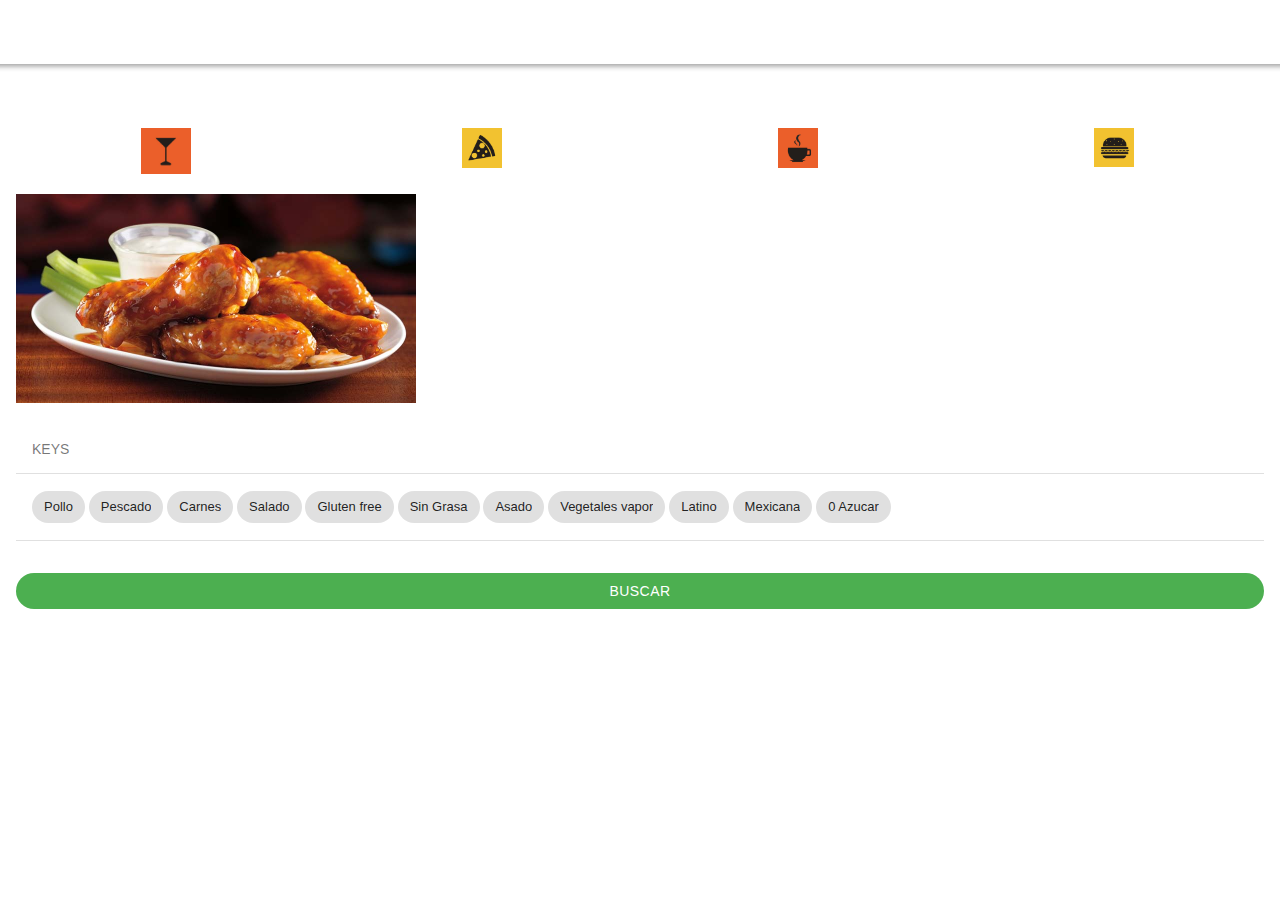
<file: index.html>
<!doctype html>
<html>
<head>
<meta charset="utf-8">
<meta name="viewport" content="width=device-width, initial-scale=1, shrink-to-fit=no">
<title>APP ComidaS</title>
<link href="css/framework7.min.css" rel="stylesheet">
<link href="css/f7-icons.css" rel="stylesheet">
<link href="css/material-icons.css" rel="stylesheet">
<link href="css/style.css" rel="stylesheet">
</head>

<body class="color-theme-green">
	 <div id="app">
      <!-- Statusbar overlay -->
      <div class="statusbar"></div>
		 
	
		 <section class="panel panel-left panel-cover">
			 
			 <div class="block bg-blue-menu"><em class="circle-menu"> <img src="img/pppp.png" class="img-fluid" width="100"> </em>
			   <h2 class="block-title">EL BUEN SABOR</h2>
			 </div>
			 
			 <div class="list media-list">
			 	<ul>
				 	<li>
						<a href="/perfil/" class="item-link item-content panel-close">
							<div class="item-media">
								<i class="material-icons">person</i>
							</div>
							<div class="item-inner">
								Gazlo tu mismo
							</div>
						</a>
					
					</li>
					
					<li>
						<a href="/eventos/" class="item-link item-content panel-close">
							<div class="item-media">
							<i class="material-icons">event</i>
							</div>
							<div class="item-inner">
								Plato del dia
							</div>
						</a>
					
					</li>
					
					
					
					
					
					
					<li>
						<a href="/inicio/" class="item-link item-content panel-close login-screen modal-in- ">
							<div class="item-media">
								<i class="material-icons">trending_flat</i>
							</div>
							<div class="item-inner">
								Log Out
							</div>
						</a>
					
					</li>
					
				 </ul>
			 </div>
			 
		 </section>

      <!-- Your main view, should have "view-main" class -->
      <div class="view view-main view-init">
        <!-- Initial Page, "data-name" contains page name -->
        <section data-name="home" class="page">

          <!-- Top Navbar -->
          <nav class="navbar">
            <div class="navbar-inner">
				<div class="left">
					<a class="link panel-open" data-panel="left"><i class="material-icons">
menu
</i></a>
				</div>
              <div class="title">
                <p> HOME</p>
              </div>
            </div>
          </nav>
			

          <!-- Scrollable page content -->
          <div class="page-content">
			  
			  <div class="block-title">&nbsp;</div>
			  
<div class="block">
 
  <div class="row"> 
    <div class="col"><img src="img/icono1.PNG"  width= "50"  > </div>
    <div class="col"><img src="img/icono2.PNG" width= "40"> </div>
    <div class="col"><img src="img/icono4.PNG" width= "40"> </div>
    <div class="col"><img src="img/icono3.PNG" width= "40"> </div> 
  </div>
	
	
	<img src="img/IMG_3951.JPG" width= "400">
	
	

	
<div class="block-title">KEYS</div>
<div class="block block-strong">
  <div class="chip">
    <div class="chip-label"> Pollo </div>
  </div>
  <div class="chip">
    <div class="chip-label"> Pescado</div>
  </div>
  <div class="chip">
    <div class="chip-label"> Carnes</div>
  </div>
  <div class="chip">
    <div class="chip-label"> Salado</div>
  </div>
  <div class="chip">
    <div class="chip-label">Gluten free</div>
  </div>
	<div class="chip">
    <div class="chip-label"> Sin Grasa</div>
  </div>
  <div class="chip">
    <div class="chip-label">Asado</div>
  </div>
  <div class="chip">
    <div class="chip-label">Vegetales vapor</div>
  </div>
  <div class="chip">
    <div class="chip-label">Latino</div>
  </div>
  <div class="chip">
    <div class="chip-label"> Mexicana</div>
  </div>
	<div class="chip">
    <div class="chip-label">0 Azucar</div>
  </div>
 
  	  		
			</div>
			  
          </div> <!-- /page-content -->
			
			<div class="block">
  <div class="row">
    
    <button class="col button button-fill button-round link login-screen-close login-screen-close " >BUSCAR</button>
  </div>
</div>
			
		<!-- Los popups van después de /page-content -->
		
			
			
			  <article class="inicio">
				<div class="view">
				  <div class="inicio">
					<div class="page-content login-screen-content">
					  <div class="login-screen-title"> 
					  <form>
						
						
							
	
	
	<script src="js/framework7.min.js"></script>
	<script src="js/my-app.js"></script>
</body>
</html>
</file>
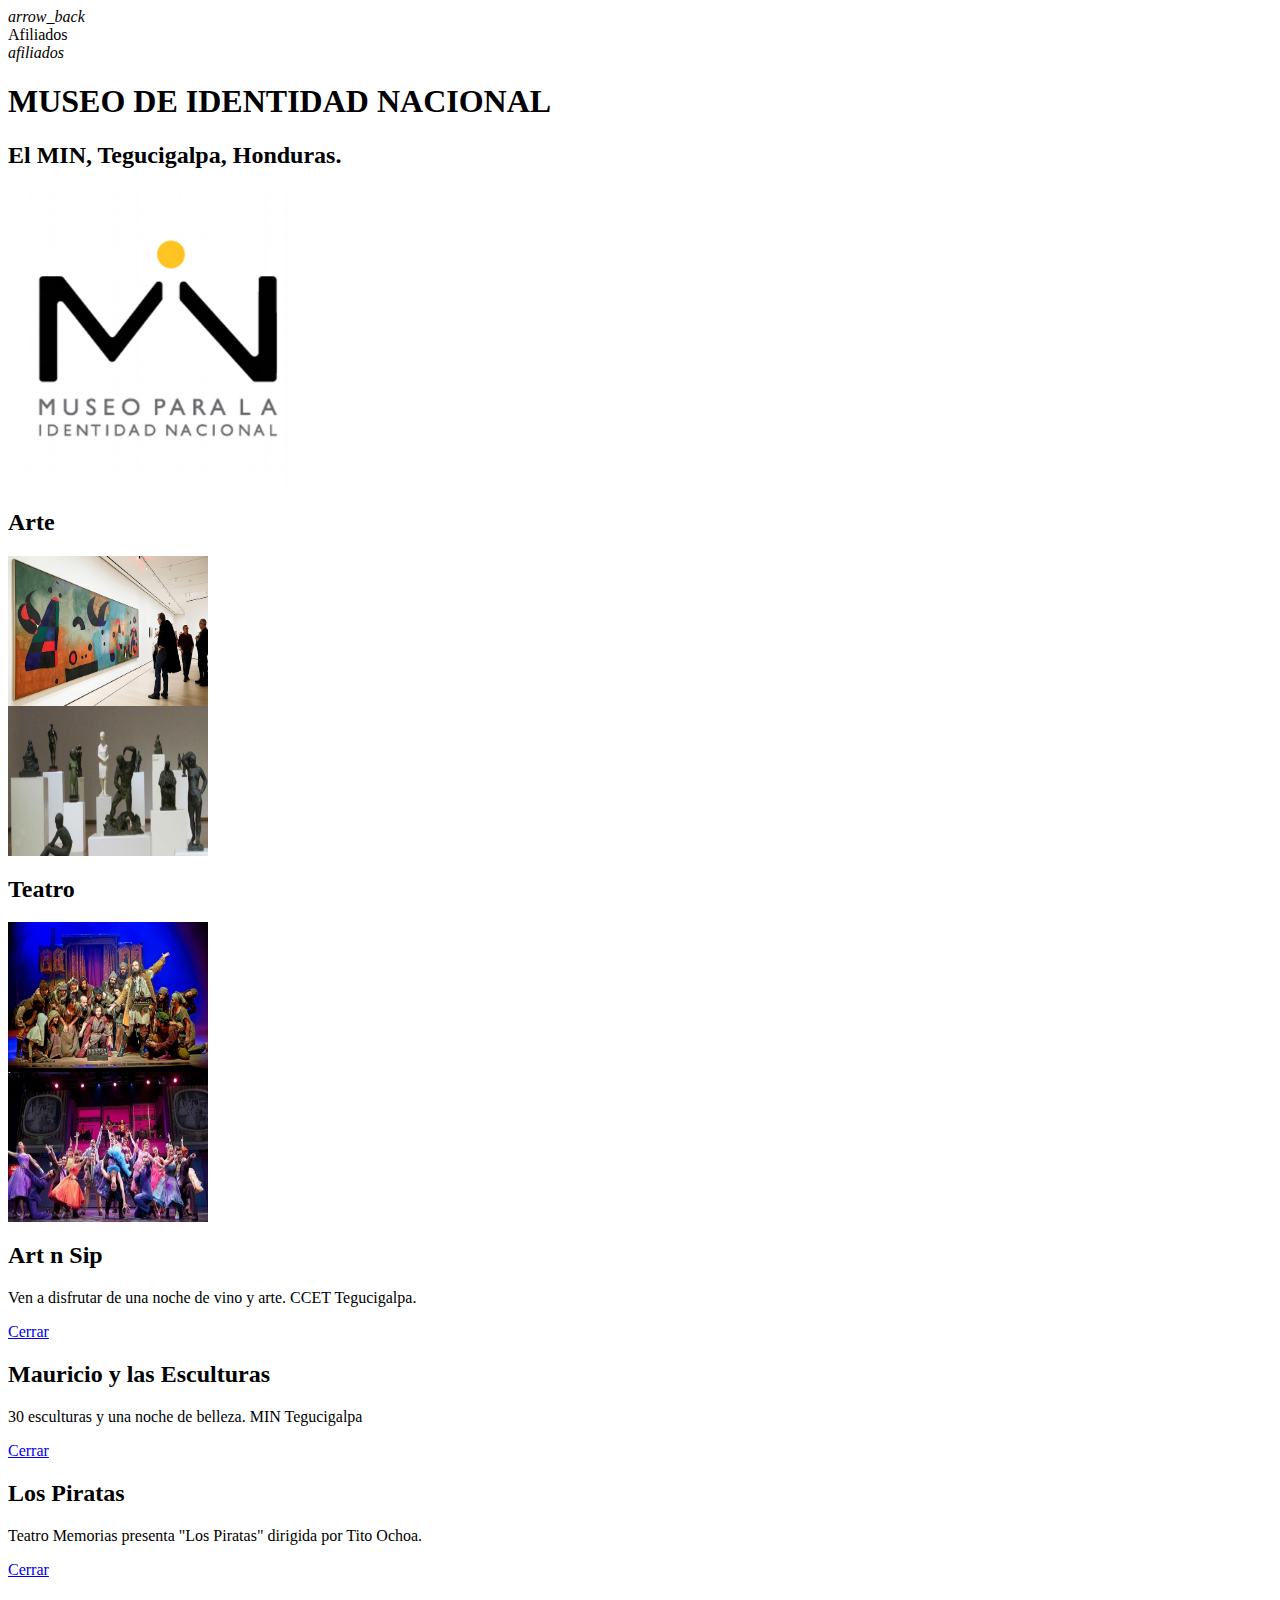
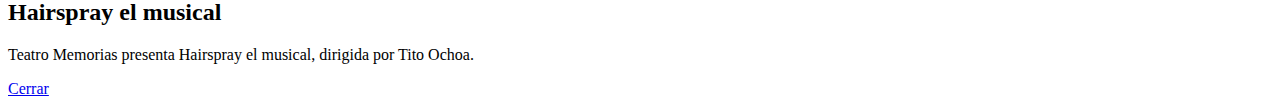
<file: afiliados.html>
<section class="page" data-name="afiliados">
	<nav class="navbar">
		<div class="navbar-inner">
			<div class="left">
				<a class="link back">
					<i class="material-icons">arrow_back</i>
				</a>
			</div>
			<div class="title">Afiliados</div>
			<div class="right">
				<a class="link panel-open" data-panel="left">
					<i class="material-icons">afiliados</i>
				</a>
			</div>
		</div>
	</nav>
	
	<body class="color-theme-green">
	<div class="page-content">
		<!-- aquí va su contenido -->
		<h1>MUSEO DE IDENTIDAD NACIONAL</h1>
		 <h2>El MIN, Tegucigalpa, Honduras.</h2>
	 <img src="img/min.png" width="300" height="300">
		<h2>Arte</h2>
		
		 <article class="block">
			  	<a href="#" class="link popup-open" data-popup=".popup-3"> <img src="img/arte.jpg" width= "200" height="150" ></a>
			  </article>
		 <article class="block">
			  	<a href="#" class="link popup-open" data-popup=".popup-4"> <img src="img/esculturas.jpg" width= "200" height="150" ></a>
			  </article>
	
			<h2>Teatro</h2>
		
		 <article class="block">
			  	<a href="#" class="link popup-open" data-popup=".popup-11"> <img src="img/piratas.jpg" width= "200" height="150" ></a>
			  </article>
		 <article class="block">
			  	<a href="#" class="link popup-open" data-popup=".popup-12"> <img src="img/musical.jpg" width= "200" height="150" ></a>
			  </article>
		
		
	</div><!-- /page-content -->

<article class="popup popup-3">
	<div class="block">
					<h2>Art n Sip </h2>
					<p>Ven a disfrutar de una noche de vino y arte. CCET Tegucigalpa.</p>
					<a href="#" class="link popup-close">Cerrar</a>
				</div>

		</article>
		
		
		<article class="popup popup-4">
	<div class="block">
					<h2>Mauricio y las Esculturas </h2>
					<p>30 esculturas y una noche de belleza. MIN Tegucigalpa</p>
					<a href="#" class="link popup-close">Cerrar</a>
				</div>

		</article>
	
		<article class="popup popup-11">
	<div class="block">
					<h2>Los Piratas</h2>
					<p>Teatro Memorias presenta "Los Piratas" dirigida por Tito Ochoa.</p>
					<a href="#" class="link popup-close">Cerrar</a>
				</div>

		</article>
		<article class="popup popup-12">
	<div class="block">
					<h2>Hairspray el musical</h2>
					<p>Teatro Memorias presenta Hairspray el musical, dirigida por Tito Ochoa.</p>
					<a href="#" class="link popup-close">Cerrar</a>
				</div>

		</article>
</file>
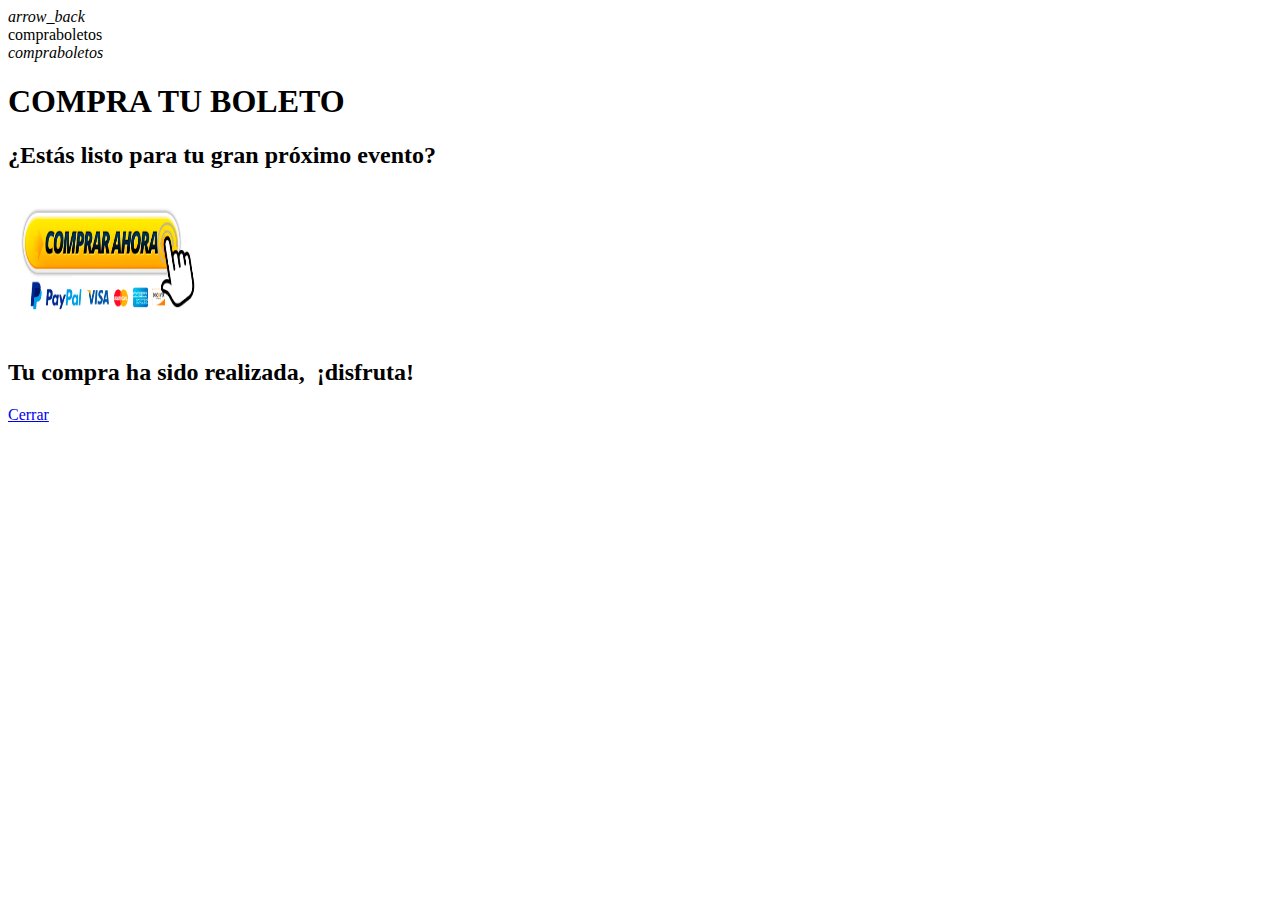
<file: compra boletos.html>
<section class="page" data-name="compraboletos">
	<nav class="navbar">
		<div class="navbar-inner">
			<div class="left">
				<a class="link back">
					<i class="material-icons">arrow_back</i>
				</a>
			</div>
			<div class="title">compraboletos</div>
			<div class="right">
				<a class="link panel-open" data-panel="left">
					<i class="material-icons">compraboletos</i>
				</a>
			</div>
		</div>
	</nav>

	<body class="color-theme-green">
	<div class="page-content">
		<!-- aquí va su contenido -->
		<h1>COMPRA TU BOLETO</h1>
		<h2>¿Estás listo para tu gran próximo evento? </h2>
	  <article class="block">
			  	<a href="#" class="link popup-open" data-popup=".popup-1"> <img src="img/comprar ahora naranja con dedo pulsando.png" width= "200" height="150" ></a>
			  </article>
		 
		
	</div><!-- /page-content -->
<article class="popup popup-1">
				<div class="block">
				  <h2>Tu compra ha sido realizada,&nbsp; ¡disfruta!</h2>
				  <a href="#" class="link popup-close">Cerrar</a>
				</div>
		
			</article>
</file>
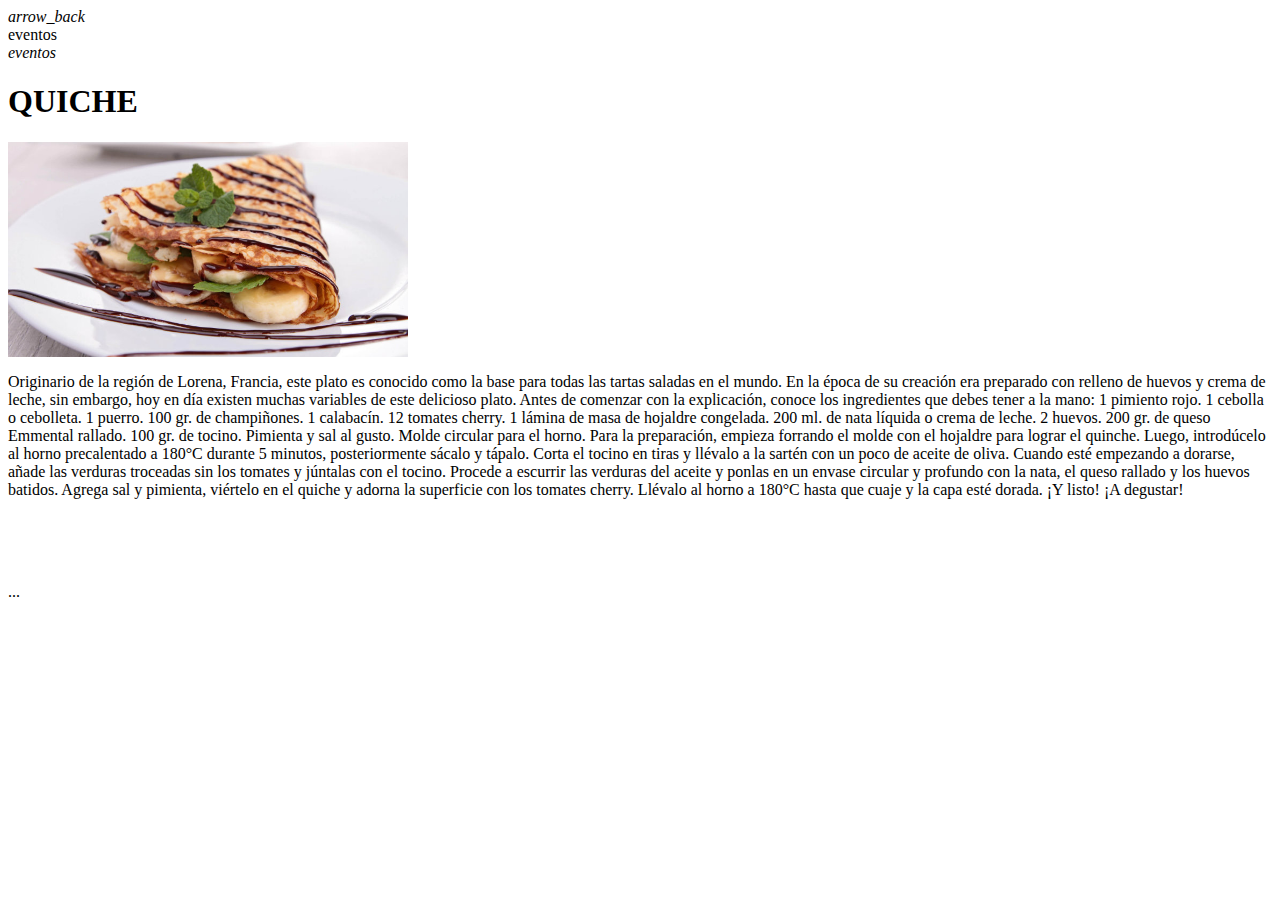
<file: eventos.html>
<section class="page" data-name="eventos">
	<nav class="navbar">
		<div class="navbar-inner">
			<div class="left">
				<a class="link back">
					<i class="material-icons">arrow_back</i>
				</a>
			</div>
			<div class="title">eventos</div>
			<div class="right">
				<a class="link panel-open" data-panel="left">
					<i class="material-icons">eventos</i>
				</a>
			</div>
		</div>
	</nav>

	<body class="color-theme-green">
	<div class="page-content">
		<!-- aquí va su contenido -->
		<h1>QUICHE</h1>
		<img src="img/crepas.jpg" width= "400">
		
		<div class="card-content-padding">
			
      <p>Originario de la región de Lorena, Francia, este plato es conocido como la base para todas las tartas saladas en el mundo. En la época de su creación era preparado con relleno de huevos y crema de leche, sin embargo, hoy en día existen muchas variables de este delicioso plato.

Antes de comenzar con la explicación, conoce los ingredientes que debes tener a la mano:

1 pimiento rojo.
1 cebolla o cebolleta.
1 puerro.
100 gr. de champiñones.
1 calabacín.
12 tomates cherry.
1 lámina de masa de hojaldre congelada.
200 ml. de nata líquida o crema de leche.
2 huevos.
200 gr. de queso Emmental rallado.
100 gr. de tocino.
Pimienta y sal al gusto.
Molde circular para el horno.
Para la preparación, empieza forrando el molde con el hojaldre para lograr el quinche. Luego, introdúcelo al horno precalentado a 180°C durante 5 minutos, posteriormente sácalo y tápalo.

Corta el tocino en tiras y llévalo a la sartén con un poco de aceite de oliva. Cuando esté empezando a dorarse, añade las verduras troceadas sin los tomates y júntalas con el tocino.

Procede a escurrir las verduras del aceite y ponlas en un envase circular y profundo con la nata, el queso rallado y los huevos batidos. Agrega sal y pimienta, viértelo en el quiche y adorna la superficie con los tomates cherry. Llévalo al horno a 180°C hasta que cuaje y la capa esté dorada.

¡Y listo! ¡A degustar! </p>
      <p>&nbsp;</p>
      <p>&nbsp;</p>
... </div>
  </div>
</div>
		
		
		
		
		
		
		
		

		</article>
</file>
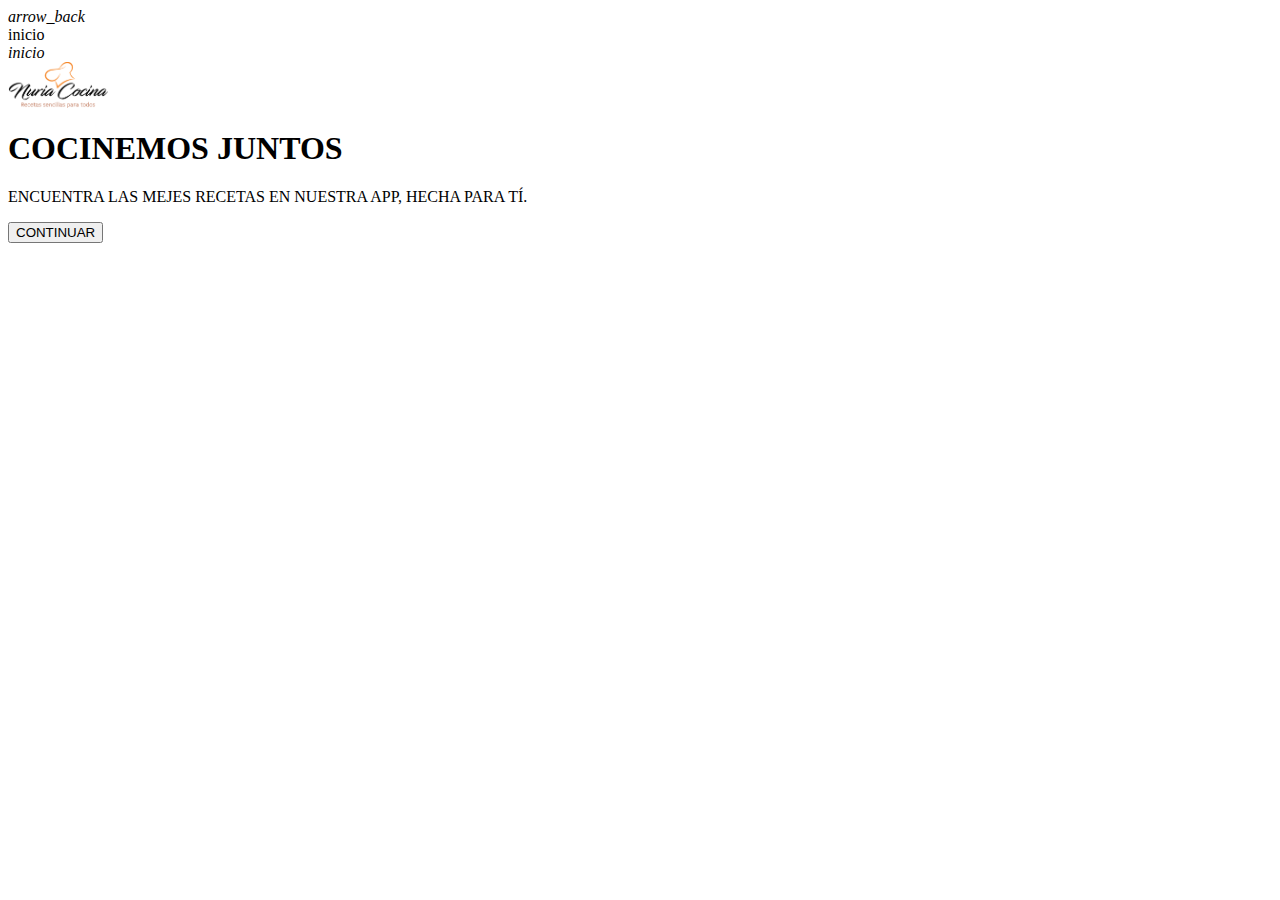
<file: inicio.html>
<section class="page" data-name="inicio">
	<nav class="navbar">
		<div class="navbar-inner">
			<div class="left">
				<a class="link back">
					<i class="material-icons">arrow_back</i>
				</a>
			</div>
			<div class="title">inicio</div>
			<div class="right">
				<a class="link panel-open" data-panel="left">
					<i class="material-icons">inicio</i>
				</a>
			</div>
		</div>
	</nav>

	<body class="color-theme-green">
	<div class="page-content">
		<!-- aquí va su contenido -->
		
	
		
			  <article class="inicio">
				<div class="view">
				  <div class="inicio">
					<div class="page-content login-screen-content">
					  <div class="login-screen-title"> 
					  <form>
						
						
							<article class="inicio">
						  <div class="block-footer">
						    <div class="row">
								 <article class="col-md-4 col-sm-4 col-xs-4"></article>
								   <article class="col-md-4 col-sm-4 col-xs-4"> <img src="img/pppp.png" class="img-fluid" alt="uvica" width="100"></article>
								   <article class="col-md-4 col-sm-4 col-xs-4"></article>  </div>
						    <h1><strong>COCINEMOS JUNTOS</strong></h1>
						    <p>ENCUENTRA LAS MEJES RECETAS EN NUESTRA APP, HECHA PARA TÍ.</p>
						    <div class="block">
  <div class="row">
    
    <button class="col button button-fill button-round link login-screen-close login-screen-close ">CONTINUAR</button>
  </div>
</div>
						    
						  </div>
						
					  </form>
					</div>
				  </div>
				</div>
					</div>
			</article>
  </article>
</file>
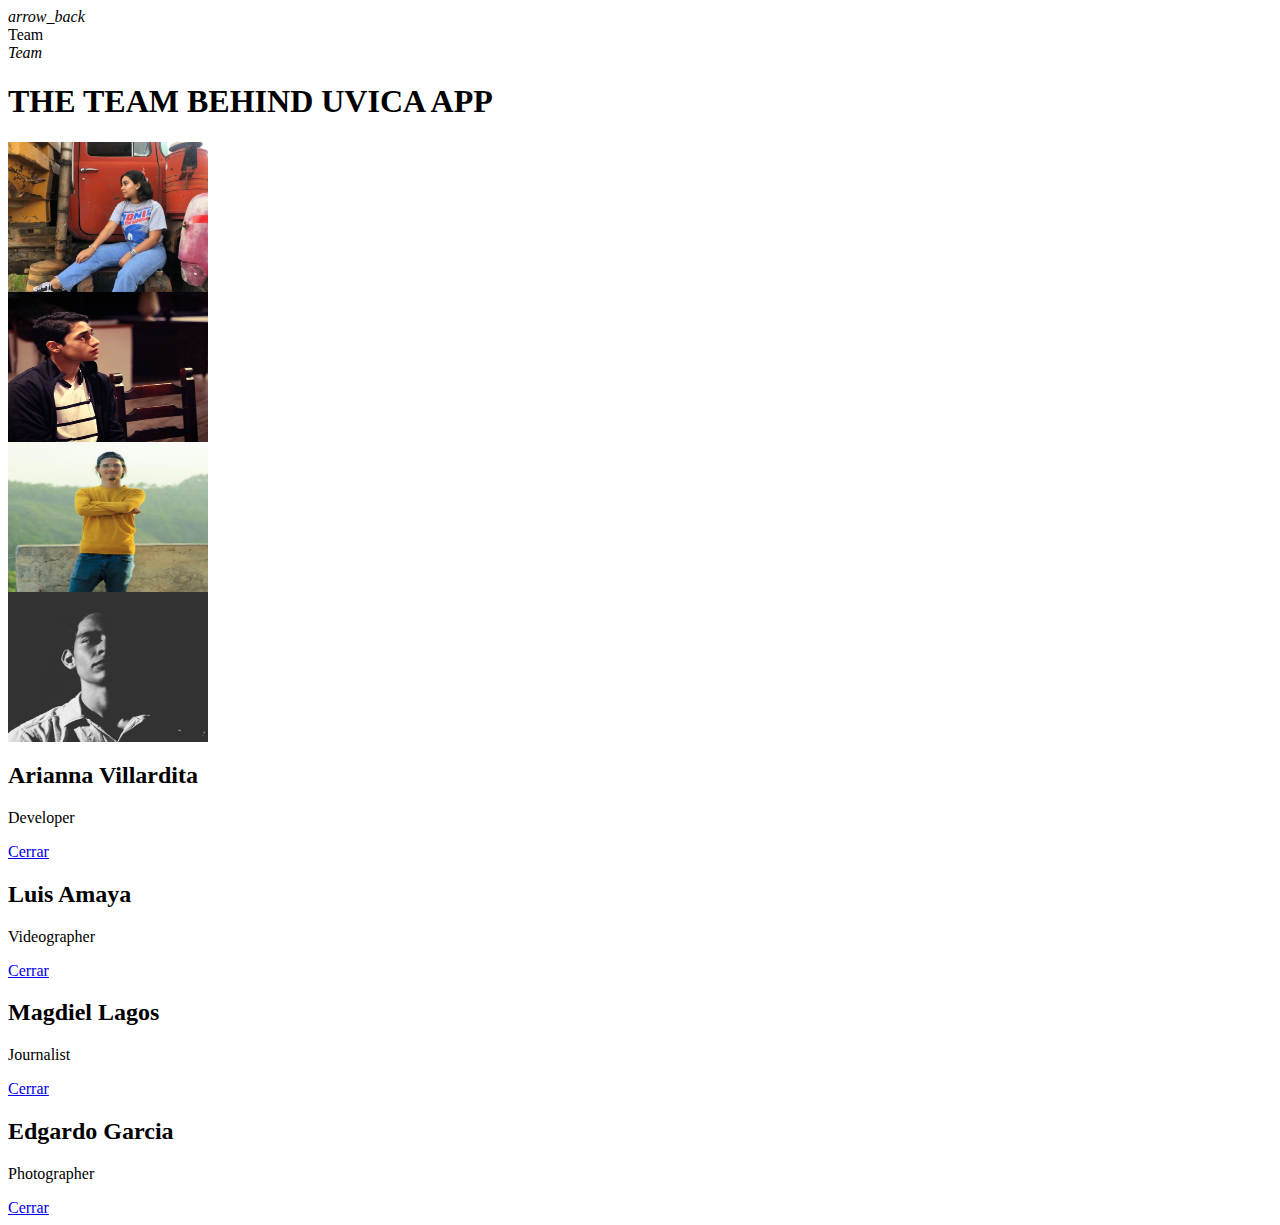
<file: team.html>
<section class="page" data-name="team">
	<nav class="navbar">
		<div class="navbar-inner">
			<div class="left">
				<a class="link back">
					<i class="material-icons">arrow_back</i>
				</a>
			</div>
			<div class="title">Team</div>
			<div class="right">
				<a class="link panel-open" data-panel="left">
					<i class="material-icons">Team</i>
				</a>
			</div>
		</div>
	</nav>

	<body class="color-theme-green">
	<div class="page-content">
		<!-- aquí va su contenido -->
		<h1>THE TEAM BEHIND UVICA APP</h1>
			  <article class="block">
			  	<a href="#" class="link popup-open" data-popup=".popup-1"> <img src="img/Arianna.jpg" width= "200" height="150" ></a>
			  </article>
		 <article class="block">
			  	<a href="#" class="link popup-open" data-popup=".popup-2"> <img src="img/luis.jpg" width= "200" height="150" ></a>
			  </article>
		 <article class="block">
			  	<a href="#" class="link popup-open" data-popup=".popup-3"> <img src="img/magdiel.jpg" width= "200" height="150" ></a>
			  </article>
		 <article class="block">
			  	<a href="#" class="link popup-open" data-popup=".popup-4"> <img src="img/edgardo.jpg" width= "200" height="150" ></a>
			  </article>
		
		</div><!-- /page-content -->
<article class="popup popup-1">
				<div class="block">
					<h2>Arianna Villardita</h2>
					<p>Developer</p>
					<a href="#" class="link popup-close">Cerrar</a>
				</div>
		
			</article>
		
<article class="popup popup-2">
	<div class="block">
					<h2>Luis Amaya </h2>
					<p>Videographer </p>
					<a href="#" class="link popup-close">Cerrar</a>
				</div>

		</article>
		
<article class="popup popup-3">
	<div class="block">
					<h2>Magdiel Lagos</h2>
					<p>Journalist</p>
					<a href="#" class="link popup-close">Cerrar</a>
				</div>

		</article>
		
		
		<article class="popup popup-4">
	<div class="block">
					<h2>Edgardo Garcia</h2>
					<p>Photographer</p>
					<a href="#" class="link popup-close">Cerrar</a>
				</div>

		</article>
</file>
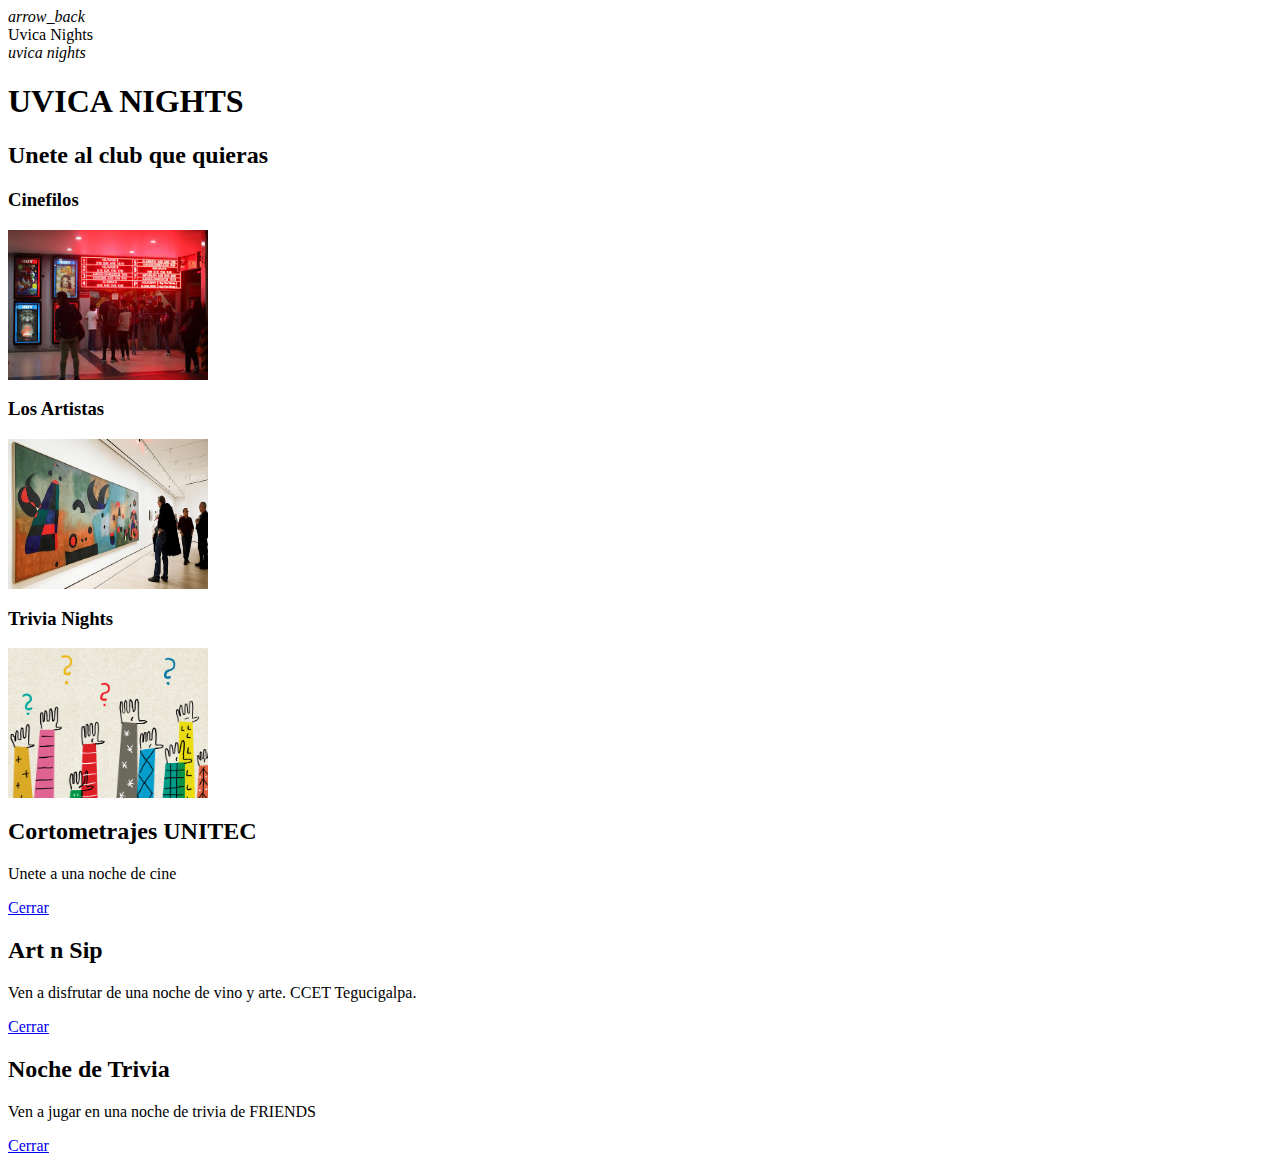
<file: uvicanights.html>
<section class="page" data-name="uvica nights">
	<nav class="navbar">
		<div class="navbar-inner">
			<div class="left">
				<a class="link back">
					<i class="material-icons">arrow_back</i>
				</a>
			</div>
			<div class="title">Uvica Nights</div>
			<div class="right">
				<a class="link panel-open" data-panel="left">
					<i class="material-icons">uvica nights</i>
				</a>
			</div>
		</div>
	</nav>
	
	<body class="color-theme-green">
	<div class="page-content">
		<!-- aquí va su contenido -->
		<h1>UVICA NIGHTS</h1>
		 <h2>Unete al club que quieras</h2>
		<h3>Cinefilos</h3>
		 <article class="block">
			  	<a href="#" class="link popup-open" data-popup=".popup-3"> <img src="img/cine.jpg" width= "200" height="150" ></a>
			  </article>
		<h3>Los Artistas</h3>
		
		 <article class="block">
			  	<a href="#" class="link popup-open" data-popup=".popup-11"> <img src="img/arte.jpg" width= "200" height="150" ></a>
			  </article>
		
			<h3>Trivia Nights</h3>
		 <article class="block">
			  	<a href="#" class="link popup-open" data-popup=".popup-12"> <img src="img/trivia.jpg" width= "200" height="150" ></a>
			  </article>
		
		
	</div><!-- /page-content -->


		
		
		<article class="popup popup-3">
	<div class="block">
					<h2>Cortometrajes UNITEC </h2>
					<p>Unete a una noche de cine</p>
					<a href="#" class="link popup-close">Cerrar</a>
				</div>

		</article>
	<article class="popup popup-11">
	<div class="block">
					<h2>Art n Sip </h2>
					<p>Ven a disfrutar de una noche de vino y arte. CCET Tegucigalpa.</p>
					<a href="#" class="link popup-close">Cerrar</a>
				</div>

		</article>
	
		<article class="popup popup-12">
	<div class="block">
					<h2>Noche de Trivia</h2>
					<p>Ven a jugar en una noche de trivia de FRIENDS</p>
					<a href="#" class="link popup-close">Cerrar</a>
				</div>

		</article>
</file>
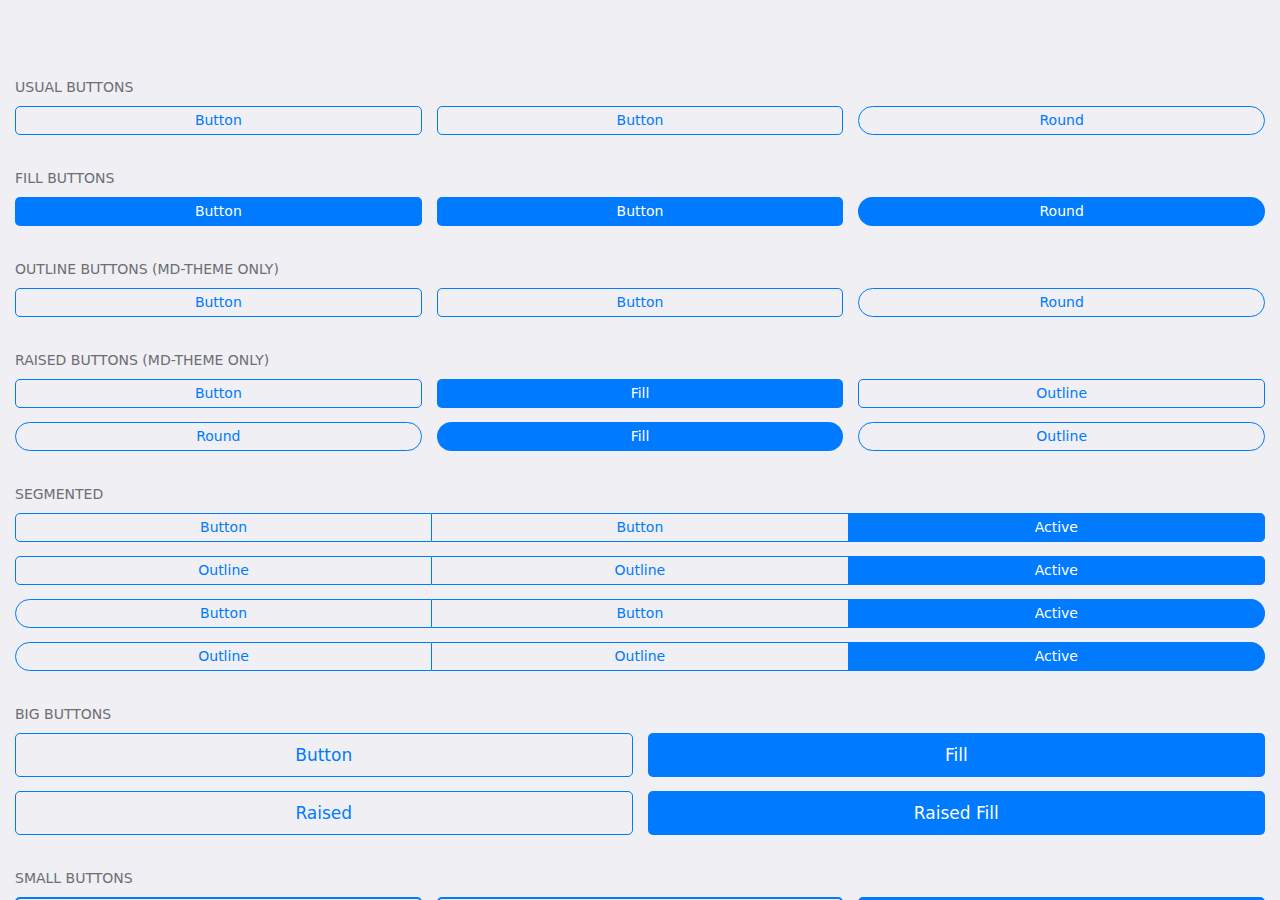
<file: Button _ Framework7 Documentation_files/button.html>
<!DOCTYPE html>
<!-- saved from url=(0052)https://v3.framework7.io/docs-demos/core/button.html -->
<html class="ios device-pixel-ratio-1 device-desktop device-windows support-position-sticky"><head><meta http-equiv="Content-Type" content="text/html; charset=UTF-8">

<meta name="viewport" content="width=device-width, initial-scale=1, maximum-scale=1, minimum-scale=1, user-scalable=no, minimal-ui, viewport-fit=cover">
<meta name="apple-mobile-web-app-capable" content="yes">
<meta name="apple-mobile-web-app-status-bar-style" content="black">
<title>My App</title>
<link rel="stylesheet" href="./framework7.min.css">
</head>
<body>
<div id="app" class="framework7-root">
<div class="view view-main view-init"><div class="navbar"><div class="navbar-inner">
<div class="left"></div>
<div class="title" style="left: 0px;">Buttons</div>
<div class="right"></div>
</div></div>
<div class="page page-current">

<div class="page-content"><div class="block-title">Usual Buttons</div>
<div class="block">
<div class="row">
<button class="button col">Button</button>
<button class="button col">Button</button>
<button class="button col button-round">Round</button>
</div>
</div>
<div class="block-title">Fill Buttons</div>
<div class="block">
<div class="row">
<button class="col button button-fill">Button</button>
<button class="col button button-fill">Button</button>
<button class="col button button-fill button-round">Round</button>
</div>
</div>
<div class="block-title">Outline Buttons (MD-theme only)</div>
<div class="block">
<div class="row">
<button class="col button button-outline">Button</button>
<button class="col button button-outline">Button</button>
<button class="col button button-outline button-round">Round</button>
</div>
</div>
<div class="block-title">Raised Buttons (MD-theme only)</div>
<div class="block">
<p class="row">
<button class="col button button-raised">Button</button>
<button class="col button button-raised button-fill">Fill</button>
<button class="col button button-outline button-raised">Outline</button>
</p>
<p class="row">
<button class="col button button-raised button-round">Round</button>
<button class="col button button-raised button-fill button-round">Fill</button>
<button class="col button button-outline button-round button-raised">Outline</button>
</p>
</div>
<div class="block-title">Segmented</div>
<div class="block">
<p class="segmented segmented-raised">
<button class="button">Button</button>
<button class="button">Button</button>
<button class="button button-active">Active</button>
</p>
<p class="segmented">
<button class="button button-outline">Outline</button>
<button class="button button-outline">Outline</button>
<button class="button button-outline button-active">Active</button>
</p>
<p class="segmented segmented-raised segmented-round">
<button class="button button-round">Button</button>
<button class="button button-round">Button</button>
<button class="button button-round button-active">Active</button>
</p>
<p class="segmented segmented-round">
<button class="button button-round button-outline">Outline</button>
<button class="button button-round button-outline">Outline</button>
<button class="button button-round button-outline button-active">Active</button>
</p>
</div>
<div class="block-title">Big Buttons</div>
<div class="block">
<p class="row">
<button class="col button button-big">Button</button>
<button class="col button button-big button-fill">Fill</button>
</p>
<p class="row">
<button class="col button button-big button-raised">Raised</button>
<button class="col button button-big button-raised button-fill">Raised Fill</button>
</p>
</div>
<div class="block-title">Small Buttons</div>
<div class="block">
<p class="row">
<button class="col button button-small">Button</button>
<button class="col button button-small button-outline">Outline</button>
<button class="col button button-small button-fill">Fill</button>
</p>
<p class="row">
<button class="col button button-small button-round">Button</button>
<button class="col button button-small button-round button-outline">Outline</button>
<button class="col button button-small button-round button-fill">Fill</button>
</p>
</div>
<div class="block-title">Color Buttons</div>
<div class="block">
<p class="row">
<button class="col button color-red">Red</button>
<button class="col button color-green">Green</button>
<button class="col button color-blue">Blue</button>
</p>
<p class="row">
<button class="col button color-pink">Pink</button>
<button class="col button color-yellow">Yellow</button>
<button class="col button color-orange">Orange</button>
</p>
<p class="row">
<button class="col button color-gray">Gray</button>
<button class="col button color-black">Black</button>
</p>
</div>
<div class="block-title">Color Fill Buttons</div>
<div class="block">
<p class="row">
<button class="col button button-fill color-red">Red</button>
<button class="col button button-fill color-green">Green</button>
<button class="col button button-fill color-blue">Blue</button>
</p>
<p class="row">
<button class="col button button-fill color-pink">Pink</button>
<button class="col button button-fill color-yellow">Yellow</button>
<button class="col button button-fill color-orange">Orange</button>
</p>
<p class="row">
<button class="col button button-fill color-gray">Gray</button>
<button class="col button button-fill color-black">Black</button>
<button class="col button button-fill color-white text-color-black">White</button>
</p>
</div>
</div>
</div>
</div>
</div>
<script type="text/javascript" src="./framework7.min.js.descarga"></script>
<script>
      var theme = 'ios';
      if (location.href.indexOf('theme=md') >= 0) theme = 'md';
      var plugin = {
        params: {
          theme: theme,
          root: '#app',
        }
      };
      if (Framework7.use) Framework7.use(plugin);
      else if (Framework7.Class && Framework7.Class.use) Framework7.Class.use(plugin);
      
    </script>
<script>var app = new Framework7();</script>

</body></html>
</file>
<file: css/f7-icons.css>
@font-face {
  font-family: 'Framework7 Icons';
  font-style: normal;
  font-weight: 400;
  src: url("../fonts/Framework7Icons-Regular.eot");
  src: url("../fonts/Framework7Icons-Regular.woff2") format("woff2"),
       url("../fonts/Framework7Icons-Regular.woff") format("woff"),
       url("../fonts/Framework7Icons-Regular.ttf") format("truetype");
}

.f7-icons {
  font-family: 'Framework7 Icons';
  font-weight: normal;
  font-style: normal;
  font-size: 25px;
  line-height: 1;
  letter-spacing: normal;
  text-transform: none;
  display: inline-block;
  white-space: nowrap;
  word-wrap: normal;
  direction: ltr;
  -webkit-font-smoothing: antialiased;
  text-rendering: optimizeLegibility;
  -moz-osx-font-smoothing: grayscale;
  -webkit-font-feature-settings: "liga";
  -moz-font-feature-settings: "liga=1";
  -moz-font-feature-settings: "liga";
  font-feature-settings: "liga";
  text-align: center;
}
</file>
<file: css/material-icons.css>
@font-face {
  font-family: 'Material Icons';
  font-style: normal;
  font-weight: 400;
  src: url(../fonts/MaterialIcons-Regular.eot); /* For IE6-8 */
  src: local('../fonts/Material Icons'),
       local('../fonts/MaterialIcons-Regular'),
       url(../fonts/MaterialIcons-Regular.woff2) format('woff2'),
       url(../fonts/MaterialIcons-Regular.woff) format('woff'),
       url(../fonts/MaterialIcons-Regular.ttf) format('truetype');
}

.material-icons {
  font-family: 'Material Icons';
  font-weight: normal;
  font-style: normal;
  font-size: 24px;  /* Preferred icon size */
  display: inline-block;
  line-height: 1;
  text-transform: none;
  letter-spacing: normal;
  word-wrap: normal;
  white-space: nowrap;
  direction: ltr;
  -webkit-font-smoothing: antialiased;
  text-rendering: optimizeLegibility;
  -moz-osx-font-smoothing: grayscale;
  font-feature-settings: 'liga';
}
</file>
<file: css/style.css>
.bg-blue-menu{
	background-color: #FFFFFF;
	color: #000;
	text-align: center;
	
	
	
}
.block.bg-blue-menu{
	margin-top: 0;
	padding: 20px 0;
}
.circle-menu{
	width: 80px;
	height: 80px;
	line-height: 80px;
	border-radius: 100%;
	background-color: #fff;
	color: #F7F2F2;
	text-align: center;
	display: block;
	margin: 0 auto;
}

.bg-blue-menu .block-title{
	color: #fff;
	margin-top: 10px;
}
.panel-left{
	background-color: #FFFFFF;
	color: #000000;
}

.panel-left .list{
	color: #000000;
	font-size: 14px;
}

.i-blanco{
	color: #000000;
}

h1,h2,h3,h4,h5,h6{
	margin: 5px 0;
}

.img-fluid{
	max-width: 100%;
	display: block;
}

.card-producto h2{
	font-size: 30px;
	
}

.card-producto i{
	color: #8dca31;
}

.card-producto h3{
	font-size: 16px;
}

.card-producto .card-header{
	padding: 0;
}
.navbar-inner{
	background-color:#FFFFFF;
}
.statusbar{
	color: #8dca31;
}

div[class*="col"] {
  background: #fff;
  text-align: center!important;
  color: #000;
  border: 0px solid #ddd;
  padding: 20px 20;
  margin-bottom: 15px;
  font-size: 12px;
	
	
	
	
}


	
	
}

demo-swiper .swiper-slide {
  font-size: 25px;
  font-weight: 300;
  
  justify-content: center;
  align-items: center;
  background: #fff;
  color: #000;
	padding: 100px 0;
}
.demo-swiper .swiper-slide {
  box-sizing: border-box;
  border: 1px solid #ddd;
  background: #fff;
}
.demo-swiper {
  margin: 0px 0 35px;
  font-size: 18px;
  height: 120px;
}
.demo-swiper.demo-swiper-auto .swiper-slide {
  width: 85%;
}
.demo-swiper.demo-swiper-auto .swiper-slide:nth-child(2n) {
  width: 70%;
}
.demo-swiper.demo-swiper-auto .swiper-slide:nth-child(3n) {
  width: 30%;
}

:root {
  --f7-card-bg-color: #fff;
  --f7-card-outline-border-color: rgba(0, 0, 0, 0.12);
  --f7-card-border-radius: 4px;
  --f7-card-font-size: inherit;
  --f7-card-header-text-color: inherit;
  --f7-card-header-font-weight: 400;
  --f7-card-header-border-color: #e1e1e1;
  --f7-card-footer-border-color: #e1e1e1;
  --f7-card-footer-font-weight: 400;
  --f7-card-footer-font-size: inherit;
  --f7-card-expandable-bg-color: #fff;
  --f7-card-expandable-font-size: 16px;
  --f7-card-expandable-tablet-width: 670px;
  --f7-card-expandable-tablet-height: 670px;
}
:root .theme-dark,
:root.theme-dark {
  --f7-card-bg-color: #1c1c1d;
  --f7-card-expandable-bg-color: #1c1c1d;
  --f7-card-outline-border-color: #282829;
  --f7-card-header-border-color: #282829;
  --f7-card-footer-border-color: #282829;
  --f7-card-footer-text-color: #8E8E93;
}
.ios {
  --f7-card-margin-horizontal: 10px;
  --f7-card-margin-vertical: 10px;
  --f7-card-box-shadow: 0px 1px 2px rgba(0, 0, 0, 0.2);
  --f7-card-content-padding-horizontal: 15px;
  --f7-card-content-padding-vertical: 15px;
  --f7-card-header-font-size: 17px;
  --f7-card-header-padding-vertical: 10px;
  --f7-card-header-padding-horizontal: 15px;
  --f7-card-header-min-height: 44px;
  --f7-card-footer-text-color: #6d6d72;
  --f7-card-footer-padding-vertical: 10px;
  --f7-card-footer-padding-horizontal: 15px;
  --f7-card-footer-min-height: 44px;
  --f7-card-expandable-margin-horizontal: 20px;
  --f7-card-expandable-margin-vertical: 30px;
  --f7-card-expandable-box-shadow: 0px 20px 40px rgba(0, 0, 0, 0.3);
  --f7-card-expandable-border-radius: 15px;
  --f7-card-expandable-tablet-border-radius: 5px;
  --f7-card-expandable-header-font-size: 27px;
  --f7-card-expandable-header-font-weight: bold;
}
.md {
  --f7-card-margin-horizontal: 8px;
  --f7-card-margin-vertical: 8px;
  --f7-card-box-shadow: var(--f7-elevation-1);
  --f7-card-content-padding-horizontal: 16px;
  --f7-card-content-padding-vertical: 16px;
  --f7-card-header-font-size: 16px;
  --f7-card-header-padding-vertical: 4px;
  --f7-card-header-padding-horizontal: 16px;
  --f7-card-header-min-height: 48px;
  --f7-card-footer-text-color: #757575;
  --f7-card-footer-padding-vertical: 4px;
  --f7-card-footer-padding-horizontal: 16px;
  --f7-card-footer-min-height: 48px;
  --f7-card-expandable-margin-horizontal: 12px;
  --f7-card-expandable-margin-vertical: 24px;
  --f7-card-expandable-box-shadow: var(--f7-elevation-10);
  --f7-card-expandable-border-radius: 8px;
  --f7-card-expandable-tablet-border-radius: 4px;
  --f7-card-expandable-header-font-size: 24px;
  --f7-card-expandable-header-font-weight: 500;
}
.aurora {
  --f7-card-margin-horizontal: 10px;
  --f7-card-margin-vertical: 10px;
  --f7-card-box-shadow: 0px 1px 2px rgba(0, 0, 0, 0.15);
  --f7-card-content-padding-horizontal: 15px;
  --f7-card-content-padding-vertical: 15px;
  --f7-card-header-font-size: 14px;
  --f7-card-header-font-weight: bold;
  --f7-card-header-padding-vertical: 10px;
  --f7-card-header-padding-horizontal: 15px;
  --f7-card-header-min-height: 38px;
  --f7-card-footer-text-color: rgba(0, 0, 0, 0.6);
  --f7-card-footer-padding-vertical: 10px;
  --f7-card-footer-padding-horizontal: 15px;
  --f7-card-footer-min-height: 38px;
  --f7-card-expandable-margin-horizontal: 10px;
  --f7-card-expandable-margin-vertical: 20px;
  --f7-card-expandable-box-shadow: 0px 5px 10px rgba(0, 0, 0, 0.15);
  --f7-card-expandable-border-radius: 15px;
  --f7-card-expandable-tablet-border-radius: 5px;
  --f7-card-expandable-header-font-size: 27px;
  --f7-card-expandable-header-font-weight: bold;
</file>
